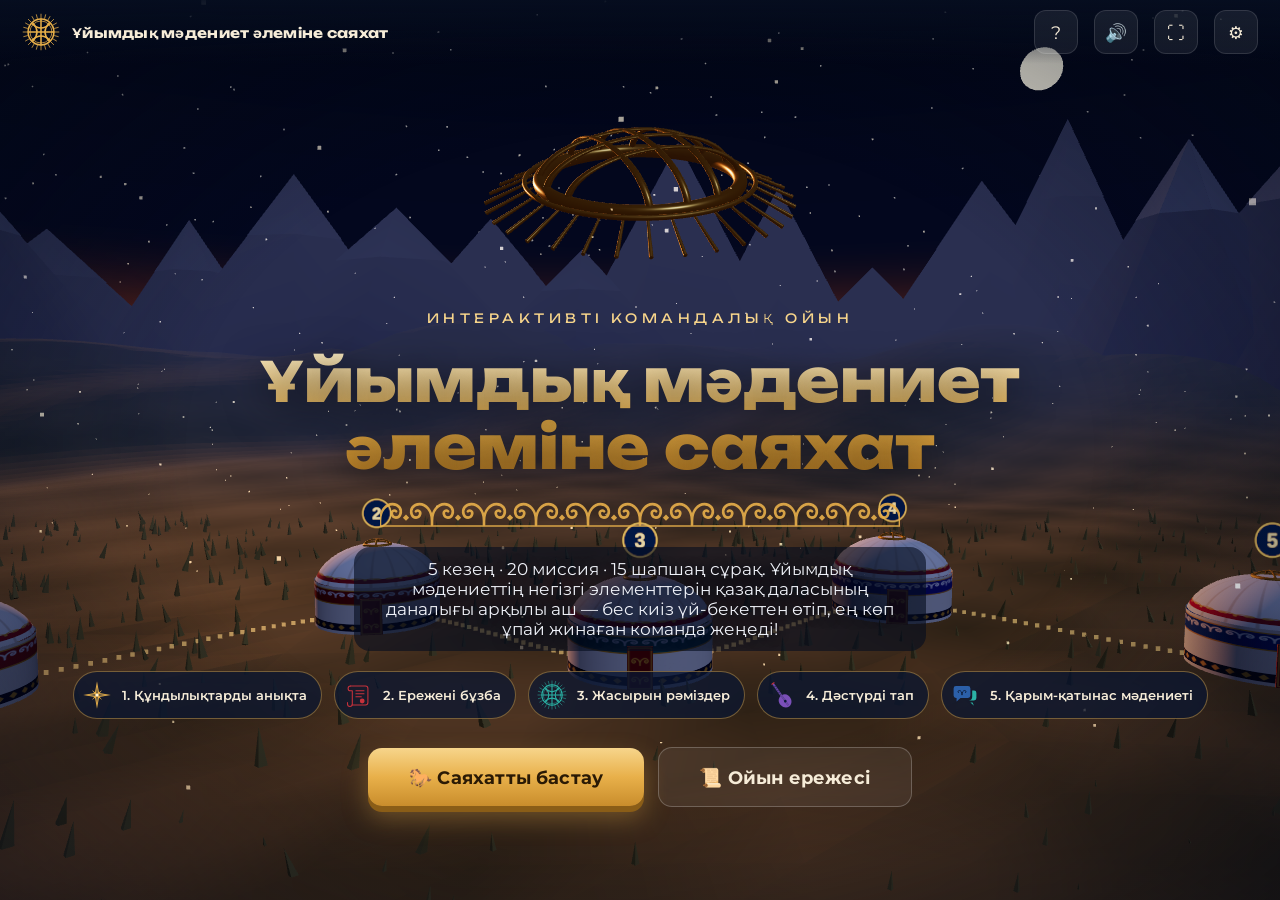
<file: index.html>
<!doctype html>
<html lang="kk">
<head>
  <meta charset="utf-8" />
  <meta name="viewport" content="width=device-width, initial-scale=1" />
  <title>Ұйымдық мәдениет әлеміне саяхат</title>
  <link rel="icon" href="favicon.svg" type="image/svg+xml" />
  <link rel="preconnect" href="https://fonts.googleapis.com" />
  <link rel="preconnect" href="https://fonts.gstatic.com" crossorigin />
  <link href="https://fonts.googleapis.com/css2?family=Montserrat:wght@500;600;700;800&family=Unbounded:wght@600;700;800&display=swap" rel="stylesheet" />
  <link rel="stylesheet" href="css/style.css" />
</head>
<body>
  <canvas id="bg3d"></canvas>
  <div id="fallback-bg"></div>
  <div id="vignette"></div>

  <header id="topbar">
    <div class="brand"><div class="logo" id="brandLogo"></div><span>Ұйымдық мәдениет әлеміне саяхат</span></div>
    <div id="crumbs"></div>
    <button class="tb-btn" id="btnRules" title="Ойын ережесі">?</button>
    <button class="tb-btn" id="btnSound" title="Дыбыс (M)">🔊</button>
    <button class="tb-btn" id="btnFull" title="Толық экран (F)">⛶</button>
    <button class="tb-btn" id="btnHost" title="Жүргізуші панелі">⚙</button>
  </header>

  <main id="screen"></main>
  <footer id="hud"></footer>
  <div id="modal"></div>
  <div id="toast"></div>

  <script src="vendor/three.global.js"></script>
  <script src="js/ornaments.js"></script>
  <script src="js/illustrations.js"></script>
  <script src="js/content.js"></script>
  <script src="js/audio.js"></script>
  <script src="js/scene.js"></script>
  <script src="js/game.js"></script>
</body>
</html>
</file>
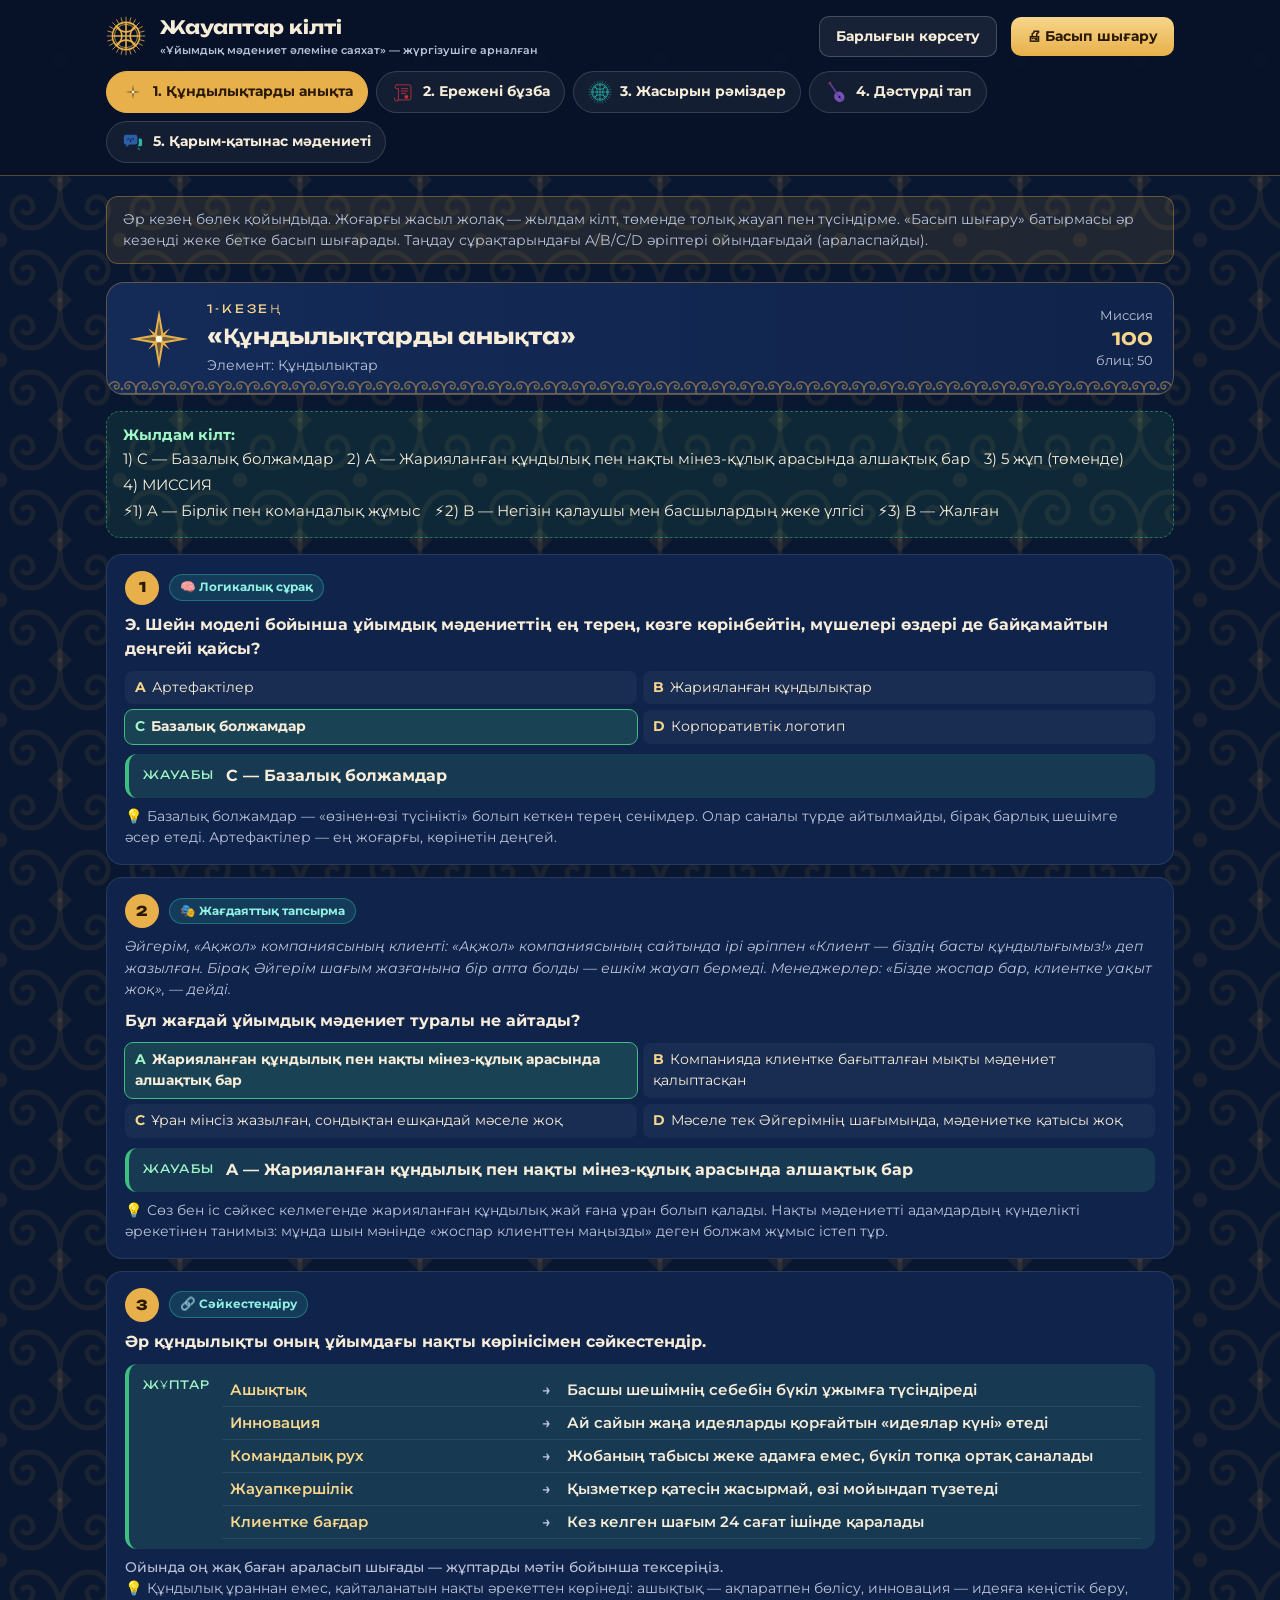
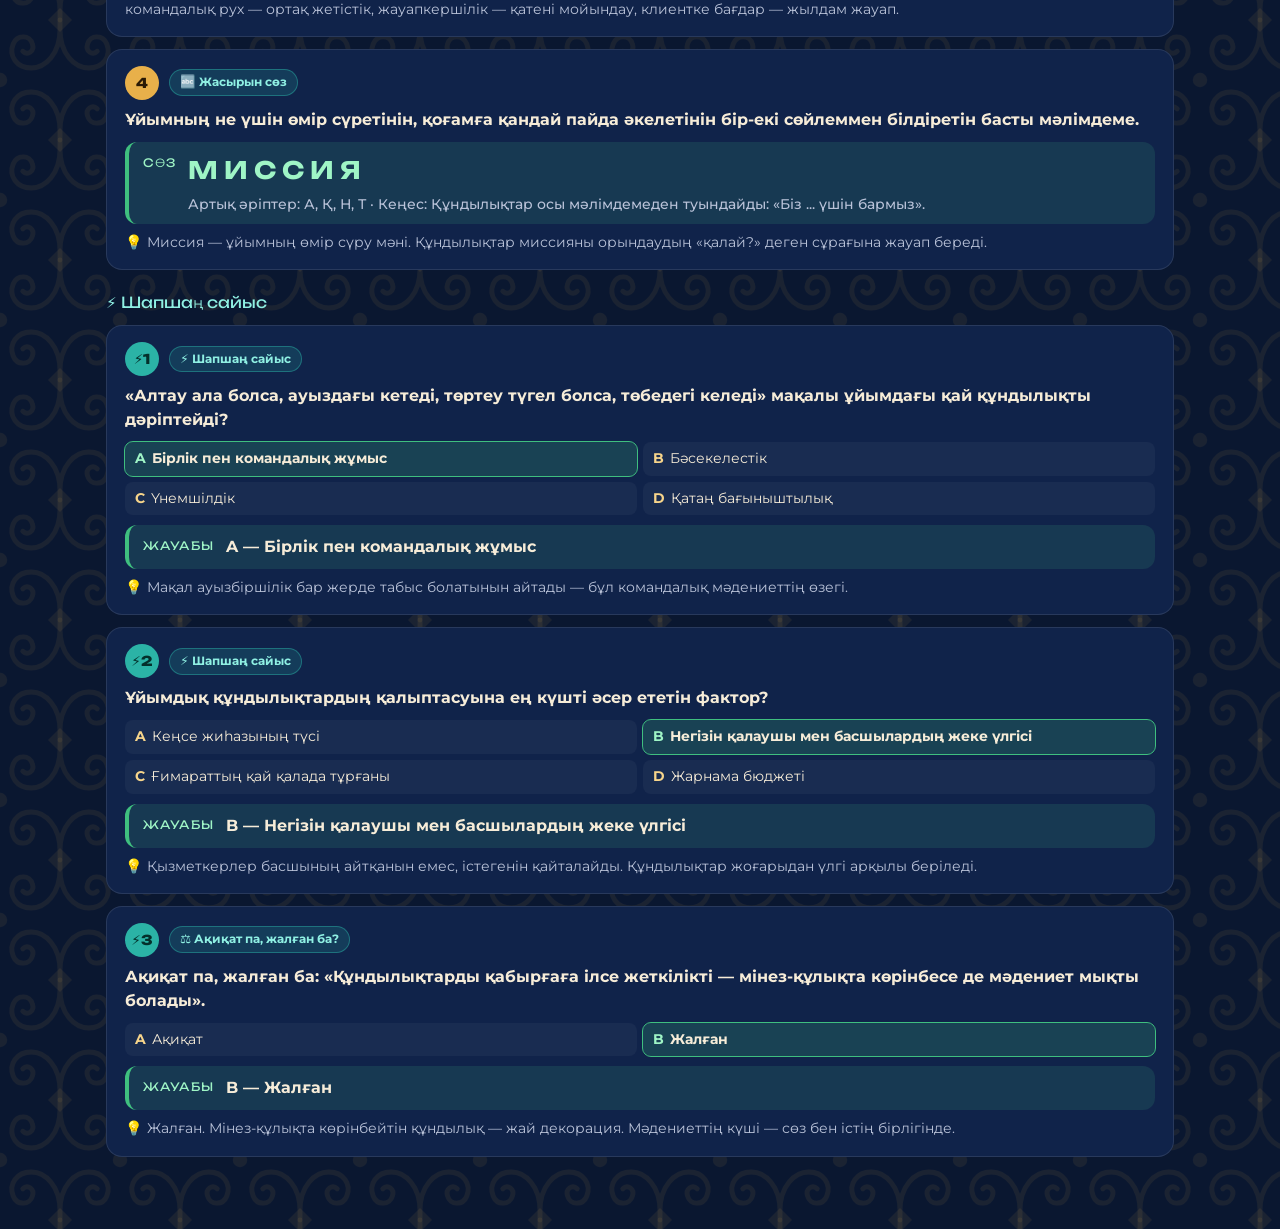
<file: answers.html>
<!doctype html>
<html lang="kk">
<head>
  <meta charset="utf-8" />
  <meta name="viewport" content="width=device-width, initial-scale=1" />
  <title>Жауаптар кілті</title>
  <link rel="icon" href="favicon.svg" type="image/svg+xml" />
  <link rel="preconnect" href="https://fonts.googleapis.com" />
  <link rel="preconnect" href="https://fonts.gstatic.com" crossorigin />
  <link href="https://fonts.googleapis.com/css2?family=Montserrat:wght@500;600;700;800&family=Unbounded:wght@600;700;800&display=swap" rel="stylesheet" />
  <style>
    :root {
      --bg: #0a1730; --card: #10234a; --card-2: #142b58; --line: rgba(232, 176, 74, 0.35);
      --gold: #e8b04a; --gold-2: #f7d58b; --cream: #f6ecd8; --muted: #b9c2d8; --ok: #3fbf7f; --bad: #e2574c;
      --head: 'Unbounded', 'Montserrat', system-ui, sans-serif; --body: 'Montserrat', 'Segoe UI', system-ui, sans-serif;
    }
    * { box-sizing: border-box; }
    body { margin: 0; background: var(--orn-tile), var(--bg); color: var(--cream); font-family: var(--body); font-size: 16px; line-height: 1.5; }
    header { position: sticky; top: 0; z-index: 5; background: rgba(8, 18, 40, 0.96); border-bottom: 1px solid var(--line); backdrop-filter: blur(6px); }
    .bar { max-width: 1100px; margin: 0 auto; padding: 14px 16px 0; display: flex; align-items: center; gap: 14px; flex-wrap: wrap; }
    .bar .logo { width: 40px; height: 40px; flex: none; }
    .bar .logo svg { width: 100%; height: 100%; }
    .bar h1 { font-family: var(--head); font-size: 1.15em; margin: 0; flex: 1; min-width: 200px; }
    .bar h1 small { display: block; font-family: var(--body); font-weight: 600; font-size: 0.62em; color: var(--muted); }
    .btn { font: inherit; font-weight: 700; font-size: 0.9em; padding: 9px 16px; border-radius: 10px; border: 0; cursor: pointer; background: linear-gradient(180deg, #f7d58b, #e8b04a); color: #2a1a05; }
    .btn.ghost { background: rgba(255, 255, 255, 0.07); color: var(--cream); border: 1px solid rgba(255, 255, 255, 0.2); }
    .tabs { max-width: 1100px; margin: 0 auto; padding: 12px 16px; display: flex; gap: 8px; flex-wrap: wrap; }
    .tab { flex: none; display: flex; align-items: center; gap: 8px; padding: 8px 14px; border-radius: 30px; border: 1.5px solid rgba(255, 255, 255, 0.15); background: rgba(255, 255, 255, 0.05); color: var(--cream); font: inherit; font-weight: 700; font-size: 0.88em; cursor: pointer; }
    .tab i { width: 24px; height: 24px; display: inline-block; }
    .tab i svg { width: 100%; height: 100%; }
    .tab.on { background: var(--gold); color: #2a1a05; border-color: var(--gold); }
    main { max-width: 1100px; margin: 0 auto; padding: 20px 16px 60px; }
    .stage { display: none; }
    .stage.on, body.all .stage { display: block; }
    body.all .stage + .stage { margin-top: 40px; }
    .stage-head { display: flex; align-items: center; gap: 16px; padding: 18px 20px; border-radius: 18px; background: linear-gradient(90deg, var(--card-2), var(--card)); border: 1.5px solid var(--line); margin-bottom: 16px; position: relative; overflow: hidden; }
    .stage-head::after { content: ''; position: absolute; left: 0; right: 0; bottom: 0; height: 14px; background: var(--orn-band) repeat-x center / auto 14px; opacity: 0.5; }
    .stage-head .ic { width: 64px; height: 64px; flex: none; }
    .stage-head .ic svg { width: 100%; height: 100%; }
    .stage-head .no { font-family: var(--head); font-size: 0.72em; letter-spacing: 0.25em; color: var(--gold-2); }
    .stage-head h2 { font-family: var(--head); margin: 2px 0; font-size: 1.35em; }
    .stage-head .el { color: var(--muted); font-size: 0.9em; }
    .stage-head .pts { margin-left: auto; text-align: right; font-size: 0.82em; color: var(--muted); white-space: nowrap; }
    .stage-head .pts b { display: block; font-family: var(--head); color: var(--gold-2); font-size: 1.3em; }
    .quick { padding: 12px 16px; border-radius: 14px; background: rgba(63, 191, 127, 0.1); border: 1px dashed rgba(63, 191, 127, 0.5); margin-bottom: 16px; font-size: 0.92em; }
    .quick b { color: #9ff5c6; }
    .quick span { display: inline-block; margin: 2px 14px 2px 0; }
    .task { padding: 16px 18px; border-radius: 16px; background: var(--card); border: 1px solid rgba(255, 255, 255, 0.1); margin-bottom: 12px; break-inside: avoid; }
    .t-top { display: flex; align-items: center; gap: 10px; flex-wrap: wrap; margin-bottom: 8px; }
    .num { width: 34px; height: 34px; border-radius: 50%; display: grid; place-items: center; background: var(--gold); color: #2a1a05; font-family: var(--head); font-weight: 800; font-size: 0.85em; flex: none; }
    .num.blitz { background: #2bb3a6; color: #04302b; }
    .type { font-size: 0.78em; font-weight: 700; padding: 3px 10px; border-radius: 20px; background: rgba(43, 179, 166, 0.18); color: #8ff0e3; border: 1px solid rgba(43, 179, 166, 0.45); }
    .q { font-weight: 700; margin: 0 0 10px; }
    .story { font-style: italic; color: var(--muted); font-size: 0.9em; margin: 0 0 8px; }
    .opts { display: grid; grid-template-columns: 1fr 1fr; gap: 6px; margin-bottom: 10px; }
    .opts div { padding: 6px 10px; border-radius: 8px; background: rgba(255, 255, 255, 0.04); font-size: 0.9em; }
    .opts div.ok { background: rgba(63, 191, 127, 0.2); outline: 1.5px solid var(--ok); font-weight: 700; }
    .opts div b { color: var(--gold-2); margin-right: 6px; }
    .opts div.ok b { color: #9ff5c6; }
    .ans { display: flex; gap: 12px; align-items: flex-start; padding: 10px 14px; border-radius: 12px; background: rgba(63, 191, 127, 0.14); border-left: 4px solid var(--ok); margin-bottom: 8px; }
    .ans .lbl { font-family: var(--head); font-size: 0.72em; letter-spacing: 0.1em; color: #9ff5c6; white-space: nowrap; padding-top: 3px; }
    .ans .val { font-weight: 700; flex: 1; }
    .word { font-family: var(--head); font-size: 1.5em; letter-spacing: 0.25em; color: #9ff5c6; }
    table.pairs { width: 100%; border-collapse: collapse; font-size: 0.92em; font-weight: 600; }
    table.pairs td { padding: 5px 8px; border-bottom: 1px solid rgba(255, 255, 255, 0.08); vertical-align: top; }
    table.pairs td:first-child { color: var(--gold-2); width: 34%; }
    table.pairs td.arr { width: 24px; color: var(--muted); text-align: center; }
    .baskets { display: grid; grid-template-columns: 1fr 1fr; gap: 10px; width: 100%; }
    .baskets h4 { margin: 0 0 4px; color: var(--gold-2); font-size: 0.9em; }
    .baskets ul, ol.seq { margin: 0; padding-left: 1.2em; font-weight: 600; font-size: 0.92em; }
    .decoys { font-size: 0.85em; color: var(--muted); margin-top: 6px; font-weight: 500; }
    .imgs { display: grid; grid-template-columns: repeat(4, 1fr); gap: 8px; margin-bottom: 10px; }
    .imgs > div { border-radius: 10px; padding: 4px; background: rgba(255, 255, 255, 0.04); position: relative; font-size: 0.75em; }
    .imgs > div.ok { outline: 2.5px solid var(--ok); background: rgba(63, 191, 127, 0.2); }
    .imgs svg { width: 100%; height: auto; display: block; border-radius: 8px; }
    .imgs .lt { position: absolute; top: 8px; left: 8px; width: 24px; height: 24px; border-radius: 6px; display: grid; place-items: center; background: #13284f; color: var(--gold-2); font-family: var(--head); font-weight: 800; }
    .imgs > div.ok .lt { background: var(--ok); color: #053; }
    .mail { background: #f6f3ec; color: #22283a; border-radius: 8px; padding: 6px 8px 6px 36px; font-size: 0.85em; min-height: 72px; }
    .mail .mail-top { font-weight: 800; } .mail .dot { display: none; } .mail .mail-from { font-size: 0.85em; color: #6a7086; }
    .why { font-size: 0.88em; color: var(--muted); }
    .why::before { content: '💡 '; }
    .sub-h { font-family: var(--head); font-size: 0.95em; color: #8ff0e3; margin: 22px 0 10px; display: flex; align-items: center; gap: 8px; }
    .note { padding: 12px 16px; border-radius: 12px; background: rgba(232, 176, 74, 0.1); border: 1px solid var(--line); font-size: 0.88em; color: var(--muted); margin-bottom: 18px; }
    @media (max-width: 720px) { .opts, .baskets { grid-template-columns: 1fr; } .imgs { grid-template-columns: 1fr 1fr; } .stage-head .pts { display: none; } }
    @media print {
      :root { --cream: #111; --muted: #444; --gold-2: #7a4a00; }
      body { background: #fff; font-size: 11.5pt; }
      header, .note { display: none; }
      main { padding: 0; max-width: none; }
      .stage { display: block !important; page-break-before: always; }
      .stage:first-of-type { page-break-before: auto; }
      .stage-head, .task { background: #fff !important; border: 1px solid #bbb; }
      .stage-head::after { display: none; }
      .ans { background: #eefaf2 !important; } .ans .lbl, .word, .quick b { color: #11663a !important; }
      .opts div { background: #f5f5f5 !important; } .opts div.ok { background: #dff5e7 !important; outline-color: #2a9a5a; }
      .opts div.ok b { color: #11663a; } .type { color: #0b5f56; background: #e6f6f4; }
      .quick { background: #f2fbf5 !important; }
      .sub-h { color: #0b5f56; }
      table.pairs td { border-color: #ddd; }
    }
  </style>
</head>
<body>
  <header>
    <div class="bar">
      <div class="logo" id="logo"></div>
      <h1>Жауаптар кілті <small>«Ұйымдық мәдениет әлеміне саяхат» — жүргізушіге арналған</small></h1>
      <button class="btn ghost" id="bAll">Барлығын көрсету</button>
      <button class="btn" onclick="window.print()">🖨 Басып шығару</button>
    </div>
    <nav class="tabs" id="tabs"></nav>
  </header>
  <main id="main"></main>

  <script src="js/ornaments.js"></script>
  <script src="js/illustrations.js"></script>
  <script src="js/content.js"></script>
  <script>
  (function () {
    'use strict';
    const D = window.GAME_DATA, O = window.ORN;
    const L = ['A', 'B', 'C', 'D', 'E', 'F'];
    const TYPE = {
      logic: '🧠 Логикалық сұрақ', situation: '🎭 Жағдаяттық тапсырма', image: '🖼 Сурет арқылы тап', imagechoice: '🖼 Сурет арқылы тап',
      mail: '✉️ Дұрыс жауапты таңда', match: '🔗 Сәйкестендіру', word: '🔤 Жасырын сөз', sort: '🗂 Топтастыру', rules: '⚖️ Ережені бұзба',
      order: '🔢 Ретін тап', hotspot: '🔍 Суреттен тап', choice: '✅ Дұрыс жауапты таңда', tf: '⚖️ Ақиқат па, жалған ба?',
    };
    const strip = (s) => String(s).replace(/<[^>]+>/g, '');

    // Қысқа жауап (жоғарғы «жылдам кілт» жолағы үшін)
    function short(t) {
      if (t.type === 'choice' || t.type === 'imagechoice') return L[t.answer] + (t.type === 'choice' ? ' — ' + strip(t.options[t.answer]) : '');
      if (t.type === 'word') return t.answer;
      if (t.type === 'match') return t.left.length + ' жұп (төменде)';
      if (t.type === 'category') return 'топтар төменде';
      if (t.type === 'order') return 'реті төменде';
      if (t.type === 'hotspot') return Object.keys(t.targets).length + ' рәміз';
      return '';
    }

    function answerBlock(t) {
      const ans = (lbl, val) => `<div class="ans"><span class="lbl">${lbl}</span><div class="val">${val}</div></div>`;
      switch (t.type) {
        case 'choice':
          return `<div class="opts">${t.options.map((o, i) => `<div class="${i === t.answer ? 'ok' : ''}"><b>${L[i]}</b>${o}</div>`).join('')}</div>` +
            ans('ЖАУАБЫ', `${L[t.answer]} — ${t.options[t.answer]}`);
        case 'imagechoice':
          return `<div class="imgs">${t.options.map((o, i) => `<div class="${i === t.answer ? 'ok' : ''}"><span class="lt">${L[i]}</span>${o}</div>`).join('')}</div>` +
            ans('ЖАУАБЫ', `${L[t.answer]}-нұсқа`);
        case 'match':
          return ans('ЖҰПТАР', `<table class="pairs">${t.left.map((l, i) => `<tr><td>${l}</td><td class="arr">→</td><td>${t.right[i]}</td></tr>`).join('')}</table>`) +
            `<div class="decoys">Ойында оң жақ баған араласып шығады — жұптарды мәтін бойынша тексеріңіз.</div>`;
        case 'category':
          return ans('ТОПТАР', `<div class="baskets">${t.baskets.map((b, k) => `<div><h4>${b}</h4><ul>${t.items.filter(([, a]) => a === k).map(([x]) => `<li>${x}</li>`).join('')}</ul></div>`).join('')}</div>`);
        case 'order':
          return ans('ДҰРЫС РЕТІ', `<ol class="seq">${t.items.map((x) => `<li>${x}</li>`).join('')}</ol>`) +
            `<div class="decoys">Ойында қадамдар араласып шығады.</div>`;
        case 'word':
          return `<p class="q">${t.clue}</p>` + ans('СӨЗ', `<span class="word">${t.answer}</span><div class="decoys">Артық әріптер: ${t.decoys.split('').join(', ')} · Кеңес: ${t.hint}</div>`);
        case 'hotspot':
          return ans('5 РӘМІЗ', `<ol class="seq">${Object.values(t.targets).map((x) => `<li>${x}</li>`).join('')}</ol><div class="decoys">Басуға болмайтын заттар (−10): ${Object.values(t.decoys).join(', ')}</div>`);
      }
      return '';
    }

    function taskCard(t, n) {
      const kind = TYPE[t.kind] || TYPE[t.type];
      let h = `<div class="task"><div class="t-top"><span class="num">${n}</span><span class="type">${kind}</span></div>`;
      if (t.story) h += `<p class="story">${t.who ? t.who + ': ' : ''}${t.story}</p>`;
      if (t.type !== 'word') h += `<p class="q">${t.q}</p>`;
      h += answerBlock(t);
      h += `<div class="why">${t.explain}</div></div>`;
      return h;
    }

    function blitzCard(b, n) {
      return `<div class="task"><div class="t-top"><span class="num blitz">⚡${n}</span><span class="type">${b.type === 'tf' ? TYPE.tf : '⚡ Шапшаң сайыс'}</span></div>` +
        `<p class="q">${b.q}</p><div class="opts">${b.options.map((o, i) => `<div class="${i === b.answer ? 'ok' : ''}"><b>${L[i]}</b>${o}</div>`).join('')}</div>` +
        `<div class="ans"><span class="lbl">ЖАУАБЫ</span><div class="val">${L[b.answer]} — ${b.options[b.answer]}</div></div><div class="why">${b.explain}</div></div>`;
    }

    const main = document.getElementById('main');
    main.innerHTML =
      `<div class="note">Әр кезең бөлек қойындыда. Жоғарғы жасыл жолақ — жылдам кілт, төменде толық жауап пен түсіндірме. «Басып шығару» батырмасы әр кезеңді жеке бетке басып шығарады. Таңдау сұрақтарындағы A/B/C/D әріптері ойындағыдай (араласпайды).</div>` +
      D.stages.map((s, si) => {
        const base = 100 + si * 25, bl = 50 + si * 10;
        return `<section class="stage" id="stage-${si}">
          <div class="stage-head"><div class="ic">${O.ICONS[s.icon](s.color)}</div>
            <div><div class="no">${si + 1}-КЕЗЕҢ</div><h2>«${s.name}»</h2><div class="el">Элемент: ${s.element}</div></div>
            <div class="pts">Миссия<b>${base}</b>блиц: ${bl}</div></div>
          <div class="quick"><b>Жылдам кілт:</b><br>${s.tasks.map((t, i) => `<span>${i + 1}) ${short(t)}</span>`).join('')}<br>
            ${s.blitz.map((b, i) => `<span>⚡${i + 1}) ${L[b.answer]} — ${b.options[b.answer]}</span>`).join('')}</div>
          ${s.tasks.map((t, i) => taskCard(t, i + 1)).join('')}
          <div class="sub-h">⚡ Шапшаң сайыс</div>
          ${s.blitz.map((b, i) => blitzCard(b, i + 1)).join('')}
        </section>`;
      }).join('');

    const tabs = document.getElementById('tabs');
    tabs.innerHTML = D.stages.map((s, i) => `<button class="tab" data-s="${i}"><i>${O.ICONS[s.icon](s.color)}</i>${i + 1}. ${s.name}</button>`).join('');
    document.getElementById('logo').innerHTML = O.shanyrak('#e8b04a', 8);

    let cur = 0;
    try { cur = Math.min(4, Math.max(0, +(location.hash.replace('#s', '') || 0))); } catch (e) {}
    function show(i) {
      document.body.classList.remove('all');
      document.getElementById('bAll').textContent = 'Барлығын көрсету';
      document.querySelectorAll('.stage').forEach((el, k) => el.classList.toggle('on', k === i));
      document.querySelectorAll('.tab').forEach((el, k) => el.classList.toggle('on', k === i));
      history.replaceState(null, '', '#s' + i);
      window.scrollTo(0, 0);
    }
    tabs.querySelectorAll('.tab').forEach((b) => (b.onclick = () => show(+b.dataset.s)));
    document.getElementById('bAll').onclick = function () {
      const all = document.body.classList.toggle('all');
      this.textContent = all ? 'Бір кезеңді көрсету' : 'Барлығын көрсету';
      document.querySelectorAll('.tab').forEach((el) => el.classList.toggle('on', all));
    };
    show(cur);
    window.addEventListener('load', () => window.scrollTo(0, 0));
  })();
  </script>
</body>
</html>
</file>
<file: css/style.css>
:root {
  --bg: #08142c;
  --panel: rgba(10, 22, 48, 0.95);
  --panel-2: rgba(19, 40, 79, 0.92);
  --line: rgba(232, 176, 74, 0.45);
  --gold: #e8b04a;
  --gold-2: #f7d58b;
  --red: #c8323c;
  --turq: #2bb3a6;
  --cream: #f6ecd8;
  --muted: #b9c2d8;
  --ok: #3fbf7f;
  --bad: #e2574c;
  --radius: 18px;
  --shadow: 0 24px 60px rgba(0, 0, 0, 0.45);
  --fs: clamp(14px, 0.55vw + 9px, 22px);
  --head: 'Unbounded', 'Montserrat', system-ui, sans-serif;
  --body: 'Montserrat', 'Segoe UI', system-ui, sans-serif;
}
* { box-sizing: border-box; }
html, body { margin: 0; height: 100%; overflow: hidden; background: var(--bg); color: var(--cream); font-family: var(--body); font-size: var(--fs); }
button { font: inherit; color: inherit; cursor: pointer; border: 0; background: none; }
button:disabled { cursor: not-allowed; opacity: 0.45; }
.card:disabled, .mitem:disabled, .slot:disabled, .team-pick:disabled { opacity: 1; cursor: default; }
b { color: var(--gold-2); }

#bg3d { position: fixed; inset: 0; width: 100vw; height: 100vh; display: block; z-index: 0; }
#fallback-bg {
  position: fixed; inset: 0; z-index: 0; display: none;
  background: var(--orn-tile), radial-gradient(ellipse at 50% 110%, #d4824a 0%, #1b2f60 45%, #06112a 100%);
}
.no-webgl #fallback-bg { display: block; }
#vignette { position: fixed; inset: 0; z-index: 1; pointer-events: none; background: radial-gradient(ellipse at center, transparent 50%, rgba(3, 8, 20, 0.55) 100%); }

/* ---------- Жоғарғы жолақ ---------- */
#topbar {
  position: fixed; top: 0; left: 0; right: 0; z-index: 20; height: 64px;
  display: flex; align-items: center; gap: 16px; padding: 0 22px;
  background: linear-gradient(180deg, rgba(6, 14, 32, 0.92), rgba(6, 14, 32, 0));
}
.brand { display: flex; align-items: center; gap: 12px; font-family: var(--head); font-weight: 700; font-size: 0.85em; letter-spacing: 0.02em; }
.brand .logo { width: 38px; height: 38px; animation: spin 30s linear infinite; }
.brand .logo svg { width: 100%; height: 100%; }
#crumbs { flex: 1; display: flex; justify-content: center; gap: 8px; }
.crumb { width: 38px; height: 8px; border-radius: 8px; background: rgba(255, 255, 255, 0.14); transition: 0.4s; }
.crumb.done { background: var(--gold); }
.crumb.cur { background: var(--gold-2); box-shadow: 0 0 12px var(--gold); }
.tb-btn { width: 44px; height: 44px; border-radius: 12px; display: grid; place-items: center; background: rgba(255, 255, 255, 0.07); border: 1px solid rgba(255, 255, 255, 0.12); font-size: 1.1em; transition: 0.2s; }
.tb-btn:hover { background: rgba(232, 176, 74, 0.2); border-color: var(--gold); }
@keyframes spin { to { transform: rotate(360deg); } }

/* ---------- Экран ---------- */
#screen { position: fixed; inset: 64px 0 96px 0; z-index: 10; display: flex; align-items: safe center; justify-content: center; padding: 10px 24px; overflow-y: auto; }
#screen.full { bottom: 0; }
.view { width: 100%; max-width: 1400px; animation: rise 0.55s cubic-bezier(.2, .8, .2, 1) both; }
@keyframes rise { from { opacity: 0; transform: translateY(26px) scale(0.98); } to { opacity: 1; transform: none; } }

/* Өрнекті тақтайша */
.panel {
  position: relative; background: var(--panel); border: 1.5px solid var(--line); border-radius: var(--radius);
  box-shadow: var(--shadow), inset 0 0 0 1px rgba(255, 255, 255, 0.04); padding: 30px 34px 28px;
  backdrop-filter: blur(6px);
}
.panel::before {
  content: ''; position: absolute; left: 22px; right: 22px; top: -1px; height: 14px;
  background: var(--orn-band) repeat-x center / auto 14px; opacity: 0.9;
  -webkit-mask: linear-gradient(90deg, transparent, #000 12%, #000 88%, transparent); mask: linear-gradient(90deg, transparent, #000 12%, #000 88%, transparent);
}
.corner { position: absolute; width: 46px; height: 46px; opacity: 0.85; pointer-events: none; }
.corner svg { width: 100%; height: 100%; }
.corner.tl { top: 8px; left: 8px; }
.corner.tr { top: 8px; right: 8px; transform: scaleX(-1); }
.corner.bl { bottom: 8px; left: 8px; transform: scaleY(-1); }
.corner.br { bottom: 8px; right: 8px; transform: scale(-1, -1); }

h1, h2, h3 { font-family: var(--head); margin: 0; line-height: 1.15; }
.gold-text { background: linear-gradient(180deg, #fff3cf, var(--gold) 55%, #b97c22); -webkit-background-clip: text; background-clip: text; color: transparent; }
.muted { color: var(--muted); }

.btn {
  display: inline-flex; align-items: center; justify-content: center; gap: 10px;
  padding: 0.85em 1.6em; border-radius: 14px; font-weight: 700; letter-spacing: 0.01em;
  background: linear-gradient(180deg, #f7d58b, #e8b04a 50%, #c98d2c); color: #2a1a05;
  box-shadow: 0 6px 0 #8a5d17, 0 12px 26px rgba(232, 176, 74, 0.35); transition: transform 0.12s, box-shadow 0.12s, filter 0.2s;
}
.btn:hover:not(:disabled) { filter: brightness(1.08); transform: translateY(-2px); }
.btn:active:not(:disabled) { transform: translateY(4px); box-shadow: 0 2px 0 #8a5d17; }
.btn.ghost { background: rgba(255, 255, 255, 0.06); color: var(--cream); border: 1.5px solid rgba(255, 255, 255, 0.22); box-shadow: none; }
.btn.ghost:hover:not(:disabled) { border-color: var(--gold); background: rgba(232, 176, 74, 0.12); }
.btn.red { background: linear-gradient(180deg, #e65a5f, #c8323c 55%, #93202a); color: #fff; box-shadow: 0 6px 0 #6a141b, 0 12px 26px rgba(200, 50, 60, 0.35); }
.btn.big { font-size: 1.15em; padding: 0.95em 2.2em; }
.btn.sm { padding: 0.5em 1em; font-size: 0.85em; border-radius: 10px; box-shadow: 0 3px 0 #8a5d17; }
.row { display: flex; gap: 14px; align-items: center; flex-wrap: wrap; }
.center { text-align: center; justify-content: center; }

/* ---------- Басты экран ---------- */
.title-view { text-align: center; display: flex; flex-direction: column; align-items: center; gap: 20px; padding-top: 17vh; }
.title-view .kicker { font-family: var(--head); letter-spacing: 0.35em; font-size: 0.8em; color: var(--gold-2); text-transform: uppercase; }
.title-view h1 { font-size: clamp(34px, 4.6vw, 86px); font-weight: 800; max-width: 15ch; text-shadow: 0 8px 40px rgba(0, 0, 0, 0.6); }
.title-view .sub { max-width: 52ch; font-size: 1.05em; color: #eef1f8; text-shadow: 0 2px 12px rgba(0, 0, 0, 0.7); background: rgba(6, 14, 32, 0.62); padding: 12px 22px; border-radius: 16px; margin: 0; }
.title-badges { display: flex; gap: 12px; flex-wrap: wrap; justify-content: center; }
.tbadge { display: flex; align-items: center; gap: 10px; padding: 8px 14px 8px 8px; border-radius: 40px; background: rgba(10, 22, 48, 0.75); border: 1px solid var(--line); font-size: 0.82em; font-weight: 600; }
.tbadge i { width: 30px; height: 30px; display: grid; place-items: center; }
.tbadge i svg { width: 100%; height: 100%; }
.orn-divider { width: min(520px, 80%); height: 26px; background: var(--orn-band) repeat-x center / auto 26px; opacity: 0.9; }

/* ---------- Баптау ---------- */
.setup { display: grid; grid-template-columns: 1.35fr 1fr; gap: 26px; }
.setup h2 { font-size: 1.5em; margin-bottom: 6px; }
.team-list { display: grid; grid-template-columns: repeat(auto-fill, minmax(230px, 1fr)); gap: 12px; margin-top: 14px; }
.team-edit { display: flex; align-items: center; gap: 10px; padding: 10px 12px; border-radius: 14px; background: rgba(255, 255, 255, 0.05); border: 1.5px solid rgba(255, 255, 255, 0.12); }
.team-edit input { flex: 1; min-width: 0; background: transparent; border: 0; color: var(--cream); font: inherit; font-weight: 700; outline: none; border-bottom: 1.5px dashed rgba(255, 255, 255, 0.25); padding: 4px 2px; }
.team-edit input:focus { border-bottom-color: var(--gold); }
.emb { width: 46px; height: 46px; flex: none; border-radius: 50%; display: grid; place-items: center; font-size: 1.5em; box-shadow: inset 0 0 0 3px rgba(255, 255, 255, 0.35); }
.x-btn { width: 30px; height: 30px; border-radius: 50%; background: rgba(255, 255, 255, 0.08); }
.x-btn:hover { background: var(--red); }
.opt-group { margin-top: 18px; }
.opt-group label.lbl { display: block; font-weight: 700; margin-bottom: 8px; color: var(--gold-2); font-size: 0.9em; }
.seg { display: inline-flex; background: rgba(255, 255, 255, 0.06); border-radius: 12px; padding: 4px; gap: 4px; flex-wrap: wrap; }
.seg button { padding: 0.55em 1em; border-radius: 9px; font-weight: 600; font-size: 0.9em; }
.seg button.on { background: var(--gold); color: #2a1a05; }
.howto { font-size: 0.88em; line-height: 1.55; color: #dfe5f3; }
.howto li { margin-bottom: 6px; }

/* ---------- Карта ---------- */
.map-view { display: flex; flex-direction: column; gap: 20px; align-items: center; }
.map-head { text-align: center; }
.map-head h2 { font-size: 1.8em; }
.track { position: relative; display: grid; grid-template-columns: repeat(5, 1fr); gap: 14px; width: 100%; }
.track::before { content: ''; position: absolute; left: 8%; right: 8%; top: 58px; height: 4px; background: repeating-linear-gradient(90deg, var(--gold) 0 14px, transparent 14px 24px); opacity: 0.5; }
.station { position: relative; display: flex; flex-direction: column; align-items: center; gap: 10px; text-align: center; padding: 14px 10px 16px; border-radius: 18px; background: rgba(10, 22, 48, 0.94); border: 1.5px solid rgba(255, 255, 255, 0.1); transition: 0.25s; }
.station .medal { width: 92px; height: 92px; border-radius: 50%; display: grid; place-items: center; background: radial-gradient(circle at 35% 30%, #23427e, #0d1b38); border: 3px solid rgba(255, 255, 255, 0.18); position: relative; z-index: 1; }
.station .medal svg { width: 62%; height: 62%; }
.station .num { font-family: var(--head); font-size: 0.75em; letter-spacing: 0.12em; color: var(--muted); }
.station h3 { font-size: 0.92em; }
.station .el { font-size: 0.78em; color: var(--muted); }
.station.cur { border-color: var(--gold); box-shadow: 0 0 0 4px rgba(232, 176, 74, 0.18), 0 18px 40px rgba(0, 0, 0, 0.4); transform: translateY(-6px); cursor: pointer; }
.station.cur .medal { border-color: var(--gold); animation: glow 1.8s ease-in-out infinite; }
.station.done .medal { background: radial-gradient(circle at 35% 30%, #f7d58b, #c98d2c); border-color: #fff3cf; }
.station.done .medal svg * { fill-opacity: 1; }
.station.locked { opacity: 0.55; }
.station .state { font-size: 0.75em; font-weight: 700; padding: 3px 10px; border-radius: 20px; background: rgba(255, 255, 255, 0.08); }
.station.done .state { background: rgba(63, 191, 127, 0.2); color: #8ff0bd; }
.station.cur .state { background: var(--gold); color: #2a1a05; }
@keyframes glow { 50% { box-shadow: 0 0 26px var(--gold); } }

/* ---------- Кезеңге кіріспе ---------- */
.intro-view { display: grid; grid-template-columns: 1fr minmax(0, 1.25fr); gap: 26px; align-items: center; }
.intro-left { display: flex; flex-direction: column; align-items: flex-start; gap: 10px; padding-left: 10px; }
.big-icon { width: clamp(110px, 12vw, 190px); height: clamp(110px, 12vw, 190px); filter: drop-shadow(0 10px 30px rgba(232, 176, 74, 0.45)); animation: float 4s ease-in-out infinite; }
.big-icon svg { width: 100%; height: 100%; }
@keyframes float { 50% { transform: translateY(-10px) rotate(3deg); } }
.stage-no { font-family: var(--head); letter-spacing: 0.3em; color: var(--gold-2); font-size: 0.85em; }
.intro-left h1 { font-size: clamp(28px, 3.2vw, 58px); text-shadow: 0 6px 30px rgba(0, 0, 0, 0.7); }
.intro-left .el-tag { padding: 6px 14px; border-radius: 30px; background: rgba(10, 22, 48, 0.8); border: 1px solid var(--line); font-weight: 600; font-size: 0.9em; }
.intro-card .lead { font-size: 1.1em; line-height: 1.5; margin: 0 0 14px; font-weight: 600; }
.intro-card ul { margin: 0 0 16px; padding-left: 1.2em; line-height: 1.55; }
.intro-card li { margin-bottom: 8px; }
.wisdom { display: flex; gap: 14px; padding: 14px 16px; border-radius: 14px; background: linear-gradient(90deg, rgba(200, 50, 60, 0.22), rgba(200, 50, 60, 0.05)); border-left: 4px solid var(--red); margin-bottom: 18px; }
.wisdom .wi { width: 50px; height: 50px; flex: none; }
.wisdom .wi svg { width: 100%; height: 100%; }
.wisdom h4 { margin: 0 0 4px; font-family: var(--head); font-size: 0.85em; color: var(--gold-2); }
.wisdom p { margin: 0; font-size: 0.92em; line-height: 1.5; }
.mission-list { display: flex; gap: 8px; flex-wrap: wrap; margin-bottom: 18px; }
.mission-list span { font-size: 0.78em; padding: 5px 11px; border-radius: 20px; background: rgba(43, 179, 166, 0.18); border: 1px solid rgba(43, 179, 166, 0.5); }

/* ---------- Тапсырма ---------- */
.task-view { display: flex; flex-direction: column; max-height: calc(100vh - 250px); }
.task-head { display: flex; align-items: center; gap: 16px; margin-bottom: 14px; flex-wrap: wrap; }
.task-meta { flex: 1; min-width: 220px; display: flex; flex-direction: column; gap: 6px; }
.task-meta .tm-top { display: flex; gap: 10px; align-items: center; flex-wrap: wrap; font-size: 0.8em; }
.pill { padding: 4px 12px; border-radius: 20px; font-weight: 700; background: rgba(255, 255, 255, 0.08); }
.pill.type { background: rgba(43, 179, 166, 0.2); color: #8ff0e3; border: 1px solid rgba(43, 179, 166, 0.5); }
.pill.pts { background: rgba(232, 176, 74, 0.18); color: var(--gold-2); border: 1px solid var(--line); }
.turn { display: flex; align-items: center; gap: 10px; font-family: var(--head); font-size: 1.05em; }
.turn .emb { width: 40px; height: 40px; font-size: 1.2em; }
.turn small { font-family: var(--body); font-weight: 600; color: var(--muted); font-size: 0.7em; display: block; }
.jokers { display: flex; gap: 8px; }
.joker { display: flex; flex-direction: column; align-items: center; gap: 2px; width: 82px; padding: 6px 4px; border-radius: 12px; background: rgba(255, 255, 255, 0.06); border: 1.5px solid rgba(255, 255, 255, 0.14); font-size: 0.66em; font-weight: 700; line-height: 1.15; text-align: center; transition: 0.2s; }
.joker span { font-size: 1.9em; line-height: 1; }
.joker:hover:not(:disabled) { border-color: var(--gold); background: rgba(232, 176, 74, 0.15); transform: translateY(-2px); }
.joker.active { border-color: var(--gold); background: rgba(232, 176, 74, 0.3); box-shadow: 0 0 18px rgba(232, 176, 74, 0.5); }
.timer { position: relative; width: 84px; height: 84px; flex: none; }
.timer svg { width: 100%; height: 100%; transform: rotate(-90deg); }
.timer .t-bg { stroke: rgba(255, 255, 255, 0.12); }
.timer .t-fg { stroke: var(--gold); transition: stroke-dashoffset 0.95s linear, stroke 0.3s; }
.timer.warn .t-fg { stroke: var(--bad); }
.timer.warn { animation: pulse 0.8s ease-in-out infinite; }
.timer .t-num { position: absolute; inset: 0; display: grid; place-items: center; font-family: var(--head); font-weight: 800; font-size: 1.45em; }
.timer.paused .t-num { color: var(--muted); }
@keyframes pulse { 50% { transform: scale(1.07); } }
.icon-btn { width: 44px; height: 44px; border-radius: 12px; background: rgba(255, 255, 255, 0.07); border: 1px solid rgba(255, 255, 255, 0.15); display: grid; place-items: center; font-size: 1.05em; }
.icon-btn:hover { border-color: var(--gold); }

.task-body { overflow: auto; padding: 4px 4px 4px 0; flex: 1; min-height: 0; }
.task-body::-webkit-scrollbar { width: 8px; }
.task-body::-webkit-scrollbar-thumb { background: rgba(232, 176, 74, 0.4); border-radius: 8px; }
.question { font-size: 1.22em; font-weight: 700; line-height: 1.4; margin: 0 0 16px; }
.story { display: flex; gap: 16px; align-items: center; padding: 14px 18px; border-radius: 16px; background: rgba(246, 236, 216, 0.08); border: 1px solid rgba(246, 236, 216, 0.2); margin-bottom: 16px; }
.story .avatar { width: 92px; height: 108px; flex: none; }
.story .who { font-weight: 800; color: var(--gold-2); font-size: 0.85em; margin-bottom: 4px; }
.story p { margin: 0; line-height: 1.5; font-size: 0.98em; font-style: italic; }
.task-image { display: flex; justify-content: center; margin-bottom: 14px; }
.task-image svg { width: min(100%, 560px); height: auto; border-radius: 14px; border: 3px solid rgba(232, 176, 74, 0.5); }

.options { display: grid; grid-template-columns: 1fr 1fr; gap: 12px; }
.options.tf { grid-template-columns: 1fr 1fr; max-width: 640px; margin: 0 auto; }
.opt {
  position: relative; display: flex; align-items: center; gap: 14px; text-align: left; padding: 16px 18px; border-radius: 14px;
  background: rgba(255, 255, 255, 0.06); border: 2px solid rgba(255, 255, 255, 0.14); font-weight: 600; line-height: 1.35; transition: 0.18s; min-height: 72px;
}
.opt .key { width: 38px; height: 38px; flex: none; border-radius: 10px; display: grid; place-items: center; font-family: var(--head); font-weight: 800; background: rgba(232, 176, 74, 0.18); color: var(--gold-2); border: 1px solid var(--line); }
.opt:hover:not(:disabled) { border-color: var(--gold); background: rgba(232, 176, 74, 0.1); transform: translateY(-2px); }
.opt.sel { border-color: var(--gold); background: rgba(232, 176, 74, 0.2); box-shadow: 0 0 0 3px rgba(232, 176, 74, 0.25); }
.opt.right { border-color: var(--ok); background: rgba(63, 191, 127, 0.22); }
.opt.right .key { background: var(--ok); color: #062; border-color: var(--ok); }
.opt.wrong { border-color: var(--bad); background: rgba(226, 87, 76, 0.22); animation: shake 0.4s; }
.opt.wrong .key { background: var(--bad); color: #fff; }
.opt.gone { opacity: 0.18; pointer-events: none; filter: grayscale(1); }
.opt:disabled { cursor: default; opacity: 1; }
@keyframes shake { 20%, 60% { transform: translateX(-6px); } 40%, 80% { transform: translateX(6px); } }

.options.img { grid-template-columns: repeat(4, 1fr); }
.options.img .opt { flex-direction: column; align-items: stretch; padding: 10px; gap: 8px; }
.options.img .opt svg { width: 100%; height: auto; border-radius: 10px; display: block; }
.options.img .opt .cap { display: flex; align-items: center; gap: 8px; font-size: 0.82em; }
.options.img .opt .key { width: 30px; height: 30px; font-size: 0.85em; }
.options.mails { grid-template-columns: 1fr 1fr; }
.options.mails .opt { padding: 12px 12px 12px 58px; align-items: stretch; flex-direction: column; min-height: 0; }
.options.mails .cap { position: absolute; left: 10px; top: 12px; }
.options.one { grid-template-columns: 1fr; }
.img-split { display: grid; grid-template-columns: minmax(0, 1fr) minmax(0, 1.1fr); gap: 22px; align-items: center; }
.img-split .task-image { margin: 0; }
.img-split .task-image svg { width: 100%; }
.mail { background: #f6f3ec; color: #22283a; border-radius: 10px; overflow: hidden; font-size: 0.86em; text-align: left; }
.mail-top { display: flex; align-items: center; gap: 6px; padding: 8px 10px; background: #e3ddd0; }
.mail-top b { color: #22283a; margin-left: 8px; font-size: 0.95em; }
.dot { width: 9px; height: 9px; border-radius: 50%; } .dot.r { background: #e2574c; } .dot.y { background: #e8b04a; } .dot.g { background: #3fbf7f; }
.mail-from { padding: 6px 12px 0; font-size: 0.8em; color: #6a7086; }
.mail-body { padding: 6px 12px 12px; line-height: 1.45; font-weight: 500; }

/* Сәйкестендіру */
.match { position: relative; display: grid; grid-template-columns: 1fr 1fr; gap: 12px 70px; }
.match svg.lines { position: absolute; inset: 0; width: 100%; height: 100%; pointer-events: none; overflow: visible; }
.mcol { display: flex; flex-direction: column; gap: 10px; }
.mitem { position: relative; padding: 12px 16px; border-radius: 12px; background: rgba(255, 255, 255, 0.06); border: 2px solid rgba(255, 255, 255, 0.14); text-align: left; font-weight: 600; line-height: 1.3; min-height: 56px; display: flex; align-items: center; gap: 10px; transition: 0.15s; }
.mitem:hover:not(:disabled) { border-color: var(--gold); }
.mitem .tag { width: 28px; height: 28px; border-radius: 50%; flex: none; display: grid; place-items: center; font-weight: 800; font-size: 0.8em; color: #111; background: rgba(255, 255, 255, 0.15); }
.mitem.sel { border-color: var(--gold); background: rgba(232, 176, 74, 0.2); box-shadow: 0 0 0 3px rgba(232, 176, 74, 0.3); }
.mitem.right { border-color: var(--ok) !important; }
.mitem.wrong { border-color: var(--bad) !important; }
.mitem .fix { display: block; font-size: 0.78em; color: #8ff0bd; margin-top: 4px; }
.mcol.left .mitem { font-family: var(--head); font-size: 0.9em; }

/* Топтастыру */
.cat-pool { display: flex; flex-wrap: wrap; gap: 10px; min-height: 64px; padding: 12px; border-radius: 14px; border: 2px dashed rgba(255, 255, 255, 0.2); margin-bottom: 14px; }
.cat-pool:empty::after { content: 'Барлық карточка орналастырылды ✓'; color: var(--muted); align-self: center; font-size: 0.9em; }
.card { padding: 10px 14px; border-radius: 12px; background: #f6ecd8; color: #1d2540; font-weight: 700; line-height: 1.3; box-shadow: 0 4px 0 #b9a37a; text-align: left; max-width: 340px; transition: 0.15s; }
.card:hover:not(:disabled) { transform: translateY(-3px); }
.card.sel { outline: 4px solid var(--gold); transform: translateY(-4px) rotate(-1deg); }
.card.right { background: #c9f1da; box-shadow: 0 4px 0 #3fbf7f; }
.card.wrong { background: #f8cfca; box-shadow: 0 4px 0 #e2574c; }
.baskets { display: grid; grid-template-columns: 1fr 1fr; gap: 14px; }
.basket { min-height: 190px; border-radius: 16px; padding: 12px; background: rgba(255, 255, 255, 0.05); border: 2px solid rgba(255, 255, 255, 0.15); display: flex; flex-direction: column; gap: 8px; transition: 0.2s; text-align: left; }
.basket.hot { border-color: var(--gold); background: rgba(232, 176, 74, 0.12); }
.basket h4 { margin: 0 0 4px; font-family: var(--head); font-size: 0.95em; display: flex; align-items: center; gap: 8px; }
.basket .bitems { display: flex; flex-direction: column; gap: 8px; }
.basket .card { font-size: 0.9em; max-width: none; }

/* Реттеу */
.order { display: flex; flex-direction: column; gap: 10px; }
.oitem { display: flex; align-items: center; gap: 12px; padding: 12px 14px; border-radius: 14px; background: rgba(255, 255, 255, 0.06); border: 2px solid rgba(255, 255, 255, 0.14); font-weight: 600; transition: transform 0.25s, border-color 0.2s; }
.oitem .n { width: 40px; height: 40px; flex: none; border-radius: 50%; display: grid; place-items: center; font-family: var(--head); font-weight: 800; background: var(--gold); color: #2a1a05; }
.oitem .txt { flex: 1; line-height: 1.35; }
.oitem .arr { display: flex; flex-direction: column; gap: 4px; }
.oitem .arr button { width: 40px; height: 30px; border-radius: 8px; background: rgba(255, 255, 255, 0.1); font-size: 0.9em; }
.oitem .arr button:hover:not(:disabled) { background: var(--gold); color: #2a1a05; }
.oitem.right { border-color: var(--ok); }
.oitem.wrong { border-color: var(--bad); }

/* Жасырын сөз */
.word-wrap { display: flex; flex-direction: column; align-items: center; gap: 22px; }
.clue { display: flex; gap: 16px; align-items: center; max-width: 860px; padding: 16px 20px; border-radius: 16px; background: rgba(246, 236, 216, 0.08); border: 1px dashed rgba(246, 236, 216, 0.3); font-size: 1.12em; line-height: 1.5; font-weight: 600; }
.clue .q-ico { font-size: 2.2em; }
.slots { display: flex; gap: 10px; flex-wrap: wrap; justify-content: center; }
.slot { width: clamp(46px, 4.5vw, 72px); height: clamp(56px, 5.4vw, 86px); border-radius: 12px; border: 2.5px solid var(--gold); background: rgba(232, 176, 74, 0.08); display: grid; place-items: center; font-family: var(--head); font-weight: 800; font-size: clamp(24px, 2.4vw, 40px); color: var(--gold-2); transition: 0.2s; }
.slot.filled { background: rgba(232, 176, 74, 0.25); }
.slot.hint { color: #8ff0e3; border-color: var(--turq); }
.slot.right { background: var(--ok); border-color: var(--ok); color: #062; }
.slot.wrong { border-color: var(--bad); background: rgba(226, 87, 76, 0.25); animation: shake 0.4s; }
.tiles { display: flex; gap: 10px; flex-wrap: wrap; justify-content: center; max-width: 760px; }
.tile { width: clamp(46px, 4.2vw, 66px); height: clamp(46px, 4.2vw, 66px); border-radius: 12px; background: linear-gradient(180deg, #fff6dc, #e9d7aa); color: #3a240a; font-family: var(--head); font-weight: 800; font-size: clamp(20px, 2vw, 32px); box-shadow: 0 5px 0 #a8884a; transition: 0.12s; }
.tile:hover:not(:disabled) { transform: translateY(-3px); }
.tile.used { opacity: 0.15; transform: scale(0.9); pointer-events: none; }

/* Суреттен табу */
.hotspot { position: relative; display: flex; justify-content: center; }
.hotspot svg.scene { width: auto; max-width: 100%; max-height: calc(100vh - 430px); min-height: 300px; border-radius: 16px; border: 3px solid rgba(232, 176, 74, 0.6); background: #f2e6cf; }
.hs-target, .hs-decoy { cursor: pointer; transition: filter 0.2s; }
.hs-target:hover, .hs-decoy:hover { filter: brightness(1.12) drop-shadow(0 0 6px rgba(255, 220, 140, 0.9)); }
.hs-target.found { filter: drop-shadow(0 0 10px #3fbf7f) drop-shadow(0 0 4px #3fbf7f); pointer-events: none; }
.hs-decoy.miss { animation: shake 0.4s; filter: drop-shadow(0 0 8px #e2574c) grayscale(0.6); }
.hs-target.missed { filter: drop-shadow(0 0 10px #e8b04a) drop-shadow(0 0 4px #e8b04a); }
.hs-status { display: flex; gap: 10px; flex-wrap: wrap; justify-content: center; margin-top: 12px; }
.hs-chip { padding: 6px 14px; border-radius: 20px; font-size: 0.82em; font-weight: 700; background: rgba(255, 255, 255, 0.07); border: 1px dashed rgba(255, 255, 255, 0.3); }
.hs-chip.on { background: rgba(63, 191, 127, 0.22); border: 1px solid var(--ok); color: #bff5d6; }
.hs-chip.miss { background: rgba(232, 176, 74, 0.2); border: 1px solid var(--gold); }
.hs-label { font-family: var(--head); font-size: 15px; font-weight: 800; paint-order: stroke; stroke: #0d1b38; stroke-width: 5px; fill: #fff; pointer-events: none; }

.task-foot { display: flex; align-items: center; justify-content: space-between; gap: 14px; margin-top: 16px; flex-wrap: wrap; }
.task-foot .hint-txt { color: var(--muted); font-size: 0.85em; }

/* Кері байланыс */
.feedback { margin-top: 14px; padding: 16px 20px; border-radius: 16px; display: grid; grid-template-columns: auto 1fr auto; gap: 18px; align-items: center; animation: rise 0.45s both; }
.feedback.ok { background: linear-gradient(90deg, rgba(63, 191, 127, 0.28), rgba(63, 191, 127, 0.08)); border: 1.5px solid var(--ok); }
.feedback.bad { background: linear-gradient(90deg, rgba(226, 87, 76, 0.28), rgba(226, 87, 76, 0.08)); border: 1.5px solid var(--bad); }
.feedback.mid { background: linear-gradient(90deg, rgba(232, 176, 74, 0.28), rgba(232, 176, 74, 0.08)); border: 1.5px solid var(--gold); }
.fb-icon { width: 64px; height: 64px; border-radius: 50%; display: grid; place-items: center; font-size: 2em; font-weight: 800; }
.ok .fb-icon { background: var(--ok); color: #053; }
.bad .fb-icon { background: var(--bad); color: #fff; }
.mid .fb-icon { background: var(--gold); color: #2a1a05; }
.fb-title { font-family: var(--head); font-size: 1.15em; margin-bottom: 4px; }
.fb-text { line-height: 1.5; font-size: 0.95em; }
.fb-pts { font-family: var(--head); font-size: 1.6em; font-weight: 800; text-align: right; white-space: nowrap; }
.fb-pts.neg { color: #ffb3ac; }
.steal { margin-top: 14px; padding: 14px 18px; border-radius: 16px; background: rgba(43, 179, 166, 0.14); border: 1.5px solid var(--turq); animation: rise 0.4s both; }
.steal h4 { margin: 0 0 10px; font-family: var(--head); font-size: 0.95em; }
.steal .row { gap: 10px; }
.team-pick { display: flex; align-items: center; gap: 8px; padding: 6px 14px 6px 6px; border-radius: 30px; background: rgba(255, 255, 255, 0.08); border: 2px solid rgba(255, 255, 255, 0.15); font-weight: 700; }
.team-pick .emb { width: 34px; height: 34px; font-size: 1em; }
.team-pick:hover { border-color: var(--gold); }
.team-pick.on { border-color: var(--ok); background: rgba(63, 191, 127, 0.25); }

/* ---------- Блиц ---------- */
.blitz-head { display: flex; align-items: center; gap: 16px; margin-bottom: 14px; }
.blitz-head .bolt { font-size: 2.4em; animation: pulse 1.2s infinite; }
.blitz-head h2 { font-size: 1.4em; }
.blitz-head .flex1 { flex: 1; }
.blitz-q { font-size: 1.45em; font-weight: 700; line-height: 1.4; margin: 6px 0 18px; }
.blitz-teams { margin-top: 16px; padding: 14px 18px; border-radius: 16px; background: rgba(255, 255, 255, 0.05); border: 1.5px dashed rgba(255, 255, 255, 0.2); }
.blitz-teams h4 { margin: 0 0 10px; font-size: 0.95em; }
.team-pick.focus { border-color: var(--gold); box-shadow: 0 0 0 3px rgba(232, 176, 74, 0.35); animation: pulse 1.4s ease-in-out infinite; }
.team-pick.off { border-color: var(--bad); background: rgba(226, 87, 76, 0.18); }
.ans-badge { min-width: 30px; height: 30px; border-radius: 8px; display: grid; place-items: center; font-family: var(--head); font-weight: 800; background: rgba(255, 255, 255, 0.12); color: var(--gold-2); margin-left: 4px; }
.ans-res { font-family: var(--head); font-weight: 800; font-size: 0.9em; margin-left: 4px; }
.team-pick.on .ans-res { color: #9ff5c6; }
.team-pick.off .ans-res { color: #ffb3ac; }
.who-picked { margin-left: auto; display: flex; gap: 4px; flex-wrap: wrap; justify-content: flex-end; }
.who-picked i { width: 30px; height: 30px; border-radius: 50%; display: grid; place-items: center; font-style: normal; font-size: 0.95em; box-shadow: inset 0 0 0 2px rgba(255, 255, 255, 0.4); }

/* ---------- Нәтижелер ---------- */
.results h2 { font-size: 1.7em; text-align: center; margin-bottom: 4px; }
.res-list { display: flex; flex-direction: column; gap: 10px; margin: 18px 0; }
.res-row { display: grid; grid-template-columns: 50px 52px 1fr 2fr 110px; gap: 14px; align-items: center; padding: 10px 14px; border-radius: 14px; background: rgba(255, 255, 255, 0.05); animation: rise 0.5s both; }
.res-row .place { font-family: var(--head); font-weight: 800; font-size: 1.3em; text-align: center; color: var(--gold-2); }
.res-row .name { font-weight: 800; }
.res-row .name small { display: block; color: var(--muted); font-weight: 600; font-size: 0.75em; }
.bar { height: 16px; border-radius: 10px; background: rgba(255, 255, 255, 0.08); overflow: hidden; }
.bar i { display: block; height: 100%; border-radius: 10px; background: linear-gradient(90deg, var(--gold), var(--gold-2)); width: 0; transition: width 1.2s cubic-bezier(.2, .8, .2, 1); }
.res-row .score { font-family: var(--head); font-weight: 800; font-size: 1.25em; text-align: right; }
.res-row .score small { display: block; font-size: 0.55em; color: #8ff0bd; }

/* ---------- Жеңіс ---------- */
.victory { text-align: center; }
.victory h1 { font-size: clamp(34px, 4.4vw, 76px); margin-bottom: 6px; }
.podium { display: flex; justify-content: center; align-items: flex-end; gap: 18px; margin: 18px 0 12px; }
.pod { display: flex; flex-direction: column; align-items: center; gap: 8px; width: clamp(150px, 15vw, 230px); }
.pod .emb { width: 76px; height: 76px; font-size: 2.2em; }
.pod .pname { font-family: var(--head); font-weight: 800; font-size: 1em; }
.pod .ptitle { font-size: 0.8em; color: var(--gold-2); font-weight: 700; }
.pod .block { width: 100%; border-radius: 14px 14px 0 0; display: flex; flex-direction: column; align-items: center; justify-content: flex-start; padding-top: 12px; font-family: var(--head); font-weight: 800; color: #2a1a05; position: relative; overflow: hidden; animation: grow 1s cubic-bezier(.2, .8, .2, 1) both; transform-origin: bottom; }
.pod .block::after { content: ''; position: absolute; inset: auto 0 10px 0; height: 18px; background: var(--orn-band) repeat-x center / auto 18px; opacity: 0.5; filter: brightness(0.3); }
.pod .block .medal { font-size: 2em; }
.pod .block .pts { font-size: 1.25em; }
.pod.p1 .block { height: 180px; background: linear-gradient(180deg, #fff1c4, #e8b04a 50%, #b47a20); }
.pod.p2 .block { height: 135px; background: linear-gradient(180deg, #ffffff, #c9d1de 50%, #8d97aa); animation-delay: 0.2s; }
.pod.p3 .block { height: 100px; background: linear-gradient(180deg, #ffd9b8, #cd8a52 50%, #8c5528); animation-delay: 0.4s; }
@keyframes grow { from { transform: scaleY(0); } }
.v-table { width: 100%; border-collapse: collapse; margin: 10px 0 16px; font-size: 0.92em; }
.v-table th, .v-table td { padding: 8px 10px; border-bottom: 1px solid rgba(255, 255, 255, 0.1); text-align: left; }
.v-table th { color: var(--gold-2); font-weight: 700; font-size: 0.85em; }
.v-table td.num { font-family: var(--head); font-weight: 700; text-align: right; }
.takeaways { display: grid; grid-template-columns: repeat(5, 1fr); gap: 10px; margin: 10px 0 18px; }
.takeaways div { padding: 10px; border-radius: 12px; background: rgba(255, 255, 255, 0.05); font-size: 0.78em; line-height: 1.4; text-align: left; }
.takeaways div i { display: block; width: 34px; height: 34px; margin-bottom: 6px; }
.takeaways div i svg { width: 100%; height: 100%; }

/* ---------- Ұпай тақтасы (төменде) ---------- */
#hud { position: fixed; left: 0; right: 0; bottom: 0; z-index: 20; height: 96px; display: flex; align-items: center; justify-content: center; gap: 12px; padding: 10px 20px; background: linear-gradient(0deg, rgba(6, 14, 32, 0.95), rgba(6, 14, 32, 0)); }
#hud:empty { display: none; }
.chip { position: relative; display: flex; align-items: center; gap: 10px; padding: 8px 18px 8px 8px; border-radius: 40px; background: rgba(10, 22, 48, 0.88); border: 2px solid rgba(255, 255, 255, 0.12); min-width: 170px; transition: 0.3s; }
.chip .emb { width: 46px; height: 46px; }
.chip .cname { font-weight: 800; font-size: 0.85em; max-width: 13ch; white-space: nowrap; overflow: hidden; text-overflow: ellipsis; }
.chip .cscore { font-family: var(--head); font-weight: 800; font-size: 1.25em; color: var(--gold-2); }
.chip.active { border-color: var(--gold); box-shadow: 0 0 0 4px rgba(232, 176, 74, 0.2), 0 0 30px rgba(232, 176, 74, 0.35); transform: translateY(-6px); }
.chip.active::after { content: 'КЕЗЕК'; position: absolute; top: -12px; left: 50%; transform: translateX(-50%); background: var(--gold); color: #2a1a05; font-size: 0.6em; font-weight: 800; padding: 2px 10px; border-radius: 10px; letter-spacing: 0.1em; }
.chip.lead .cname::before { content: '👑 '; }
.chip .delta { position: absolute; right: 10px; top: -18px; font-family: var(--head); font-weight: 800; font-size: 1.1em; animation: up 1.6s ease-out forwards; pointer-events: none; }
.chip .delta.neg { color: #ffb3ac; }
.chip .delta.pos { color: #9ff5c6; }
@keyframes up { from { opacity: 1; transform: translateY(10px); } to { opacity: 0; transform: translateY(-30px); } }

/* ---------- Модаль ---------- */
#modal { position: fixed; inset: 0; z-index: 50; display: none; align-items: center; justify-content: center; background: rgba(3, 8, 20, 0.72); backdrop-filter: blur(4px); padding: 20px; }
#modal.open { display: flex; }
#modal .panel { width: min(900px, 100%); max-height: 88vh; overflow: auto; animation: rise 0.35s both; }
#modal h2 { font-size: 1.4em; margin-bottom: 12px; }
.host-team { display: flex; align-items: center; gap: 10px; padding: 8px 0; border-bottom: 1px solid rgba(255, 255, 255, 0.08); }
.host-team .nm { flex: 1; font-weight: 700; }
.host-team .sc { font-family: var(--head); width: 80px; text-align: right; }
.host-team button { padding: 6px 10px; border-radius: 8px; background: rgba(255, 255, 255, 0.08); font-weight: 700; font-size: 0.85em; }
.host-team button:hover { background: var(--gold); color: #2a1a05; }
.rules-grid { display: grid; grid-template-columns: 1fr 1fr; gap: 14px 24px; line-height: 1.5; font-size: 0.92em; }
.rules-grid h4 { margin: 0 0 4px; color: var(--gold-2); font-family: var(--head); font-size: 0.85em; }
.rules-grid p { margin: 0; }

/* Үзіліс */
.pause-screen { text-align: center; }
.pause-screen h1 { font-size: clamp(50px, 8vw, 140px); letter-spacing: 0.1em; }
.pause-screen .shan { width: 160px; height: 160px; margin: 0 auto 10px; animation: spin 18s linear infinite; }

#toast { position: fixed; top: 80px; left: 50%; transform: translateX(-50%); z-index: 60; padding: 12px 22px; border-radius: 14px; background: var(--panel-2); border: 1.5px solid var(--gold); font-weight: 700; display: none; box-shadow: var(--shadow); }
#toast.show { display: block; animation: rise 0.3s both; }

/* ---------- Бейімделу ---------- */
@media (max-width: 1100px) {
  .options.img { grid-template-columns: 1fr 1fr; }
  .setup, .intro-view { grid-template-columns: 1fr; }
  .intro-left { align-items: center; text-align: center; padding: 0; }
  .takeaways { grid-template-columns: 1fr 1fr; }
  .track { grid-template-columns: repeat(5, minmax(120px, 1fr)); overflow-x: auto; }
}
@media (max-width: 760px) {
  .img-split { grid-template-columns: 1fr; }
  #screen { inset: 58px 0 78px 0; padding: 8px 12px; align-items: flex-start; overflow: auto; }
  #topbar { height: 58px; padding: 0 12px; }
  .brand span { display: none; }
  #topbar { gap: 8px; }
  .crumb { width: 14px; }
  .tb-btn { width: 36px; height: 36px; }
  .panel { padding: 22px 18px; }
  .options, .options.mails, .baskets, .rules-grid { grid-template-columns: 1fr; }
  .match { grid-template-columns: 1fr; gap: 10px; }
  .match svg.lines { display: none; }
  .track { grid-template-columns: 1fr; }
  .track::before { display: none; }
  .task-view { max-height: none; }
  #hud { height: 78px; overflow-x: auto; justify-content: flex-start; }
  .chip { min-width: 140px; }
  .res-row { grid-template-columns: 34px 40px 1fr 80px; }
  .res-row .bar { display: none; }
  .podium { gap: 8px; }
  .jokers { width: 100%; }
}
</file>
